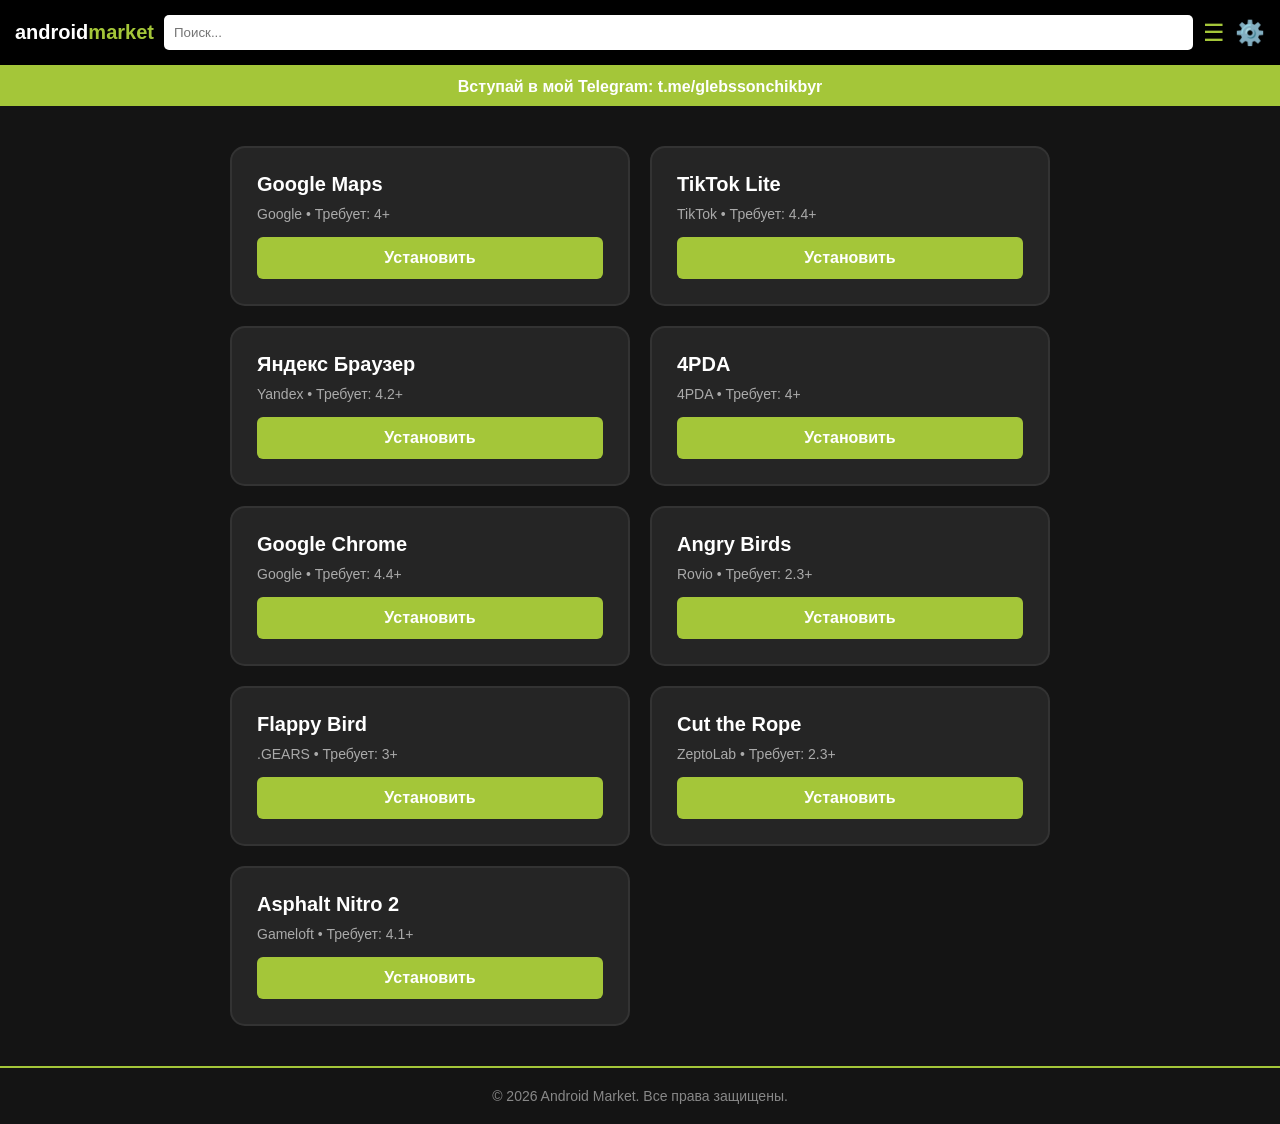
<file: gemini-code-1783323900929.html>
<!DOCTYPE html>
<html lang="ru" data-theme="gingerbread">
<head>
    <meta charset="UTF-8">
    <meta name="viewport" content="width=device-width, initial-scale=1.0">
    <title>Android Market v1.9 (PWA Final)</title>
    <!-- Мета для PWA -->
    <meta name="mobile-web-app-capable" content="yes">
    <meta name="apple-mobile-web-app-capable" content="yes">
    <style>
        :root { --market-bg: #141414; --android-green: #a4c639; --text-main: #ffffff; --card-bg: #252525; --card-border: #333333; --h-text: #ffffff; }
        [data-theme="holo"] { --market-bg: #e2e2e2; --android-green: #0099cc; --text-main: #222222; --card-bg: #ffffff; --card-border: #c5c5c5; --h-text: #ffffff; }
        body { font-family: sans-serif; background-color: var(--market-bg); color: var(--text-main); margin: 0; display: flex; flex-direction: column; min-height: 100vh; }
        
        header { position: sticky; top: 0; background: #000; padding: 15px; border-bottom: 3px solid var(--android-green); display: flex; align-items: center; gap: 10px; z-index: 1000; }
        header h1 { color: var(--h-text); margin: 0; font-size: 20px; cursor: pointer; }
        
        .banner { background: var(--android-green); color: white; padding: 10px; text-align: center; cursor: pointer; font-weight: bold; }
        
        .market-container { max-width: 900px; margin: auto; padding: 20px; flex: 1; width: 100%; box-sizing: border-box; }
        .grid { display: grid; grid-template-columns: repeat(auto-fill, minmax(280px, 1fr)); gap: 20px; }
        .card { background: var(--card-bg); border: 2px solid var(--card-border); padding: 25px; border-radius: 15px; transition: 0.3s; }
        .card:hover { border-color: var(--android-green); box-shadow: 0 0 15px var(--android-green); }
        
        .page { display: none; padding: 20px; }
        textarea { width: 100%; height: 200px; background: #fff; color: #000; font-family: monospace; }
        .menu-btn { cursor: pointer; font-size: 24px; color: var(--android-green); margin-left: auto; }
        .dropdown { display: none; position: absolute; right: 10px; top: 60px; background: #333; border: 1px solid #555; padding: 10px; z-index: 100; width: 180px; }
        .download-btn { background: var(--android-green); padding: 12px; text-decoration: none; color: #fff; border-radius: 6px; display: block; text-align: center; margin-top: 15px; font-weight: bold; }
        button { padding: 12px 25px; background: var(--android-green); border: none; cursor: pointer; color: white; font-weight: bold; border-radius: 5px; }
        footer { text-align: center; padding: 20px; font-size: 14px; color: #888; border-top: 2px solid var(--android-green); }
    </style>
</head>
<body>

<header>
    <h1 onclick="showPage('main')">android<span style="color:var(--android-green)">market</span></h1>
    <input type="text" id="search" placeholder="Поиск..." onkeyup="renderApps()" style="padding: 10px; flex-grow: 1; border-radius: 5px; border: none;">
    <span class="menu-btn" onclick="toggleDropdown()">☰</span>
    <span class="menu-btn" onclick="showPage('settings')">⚙️</span>
</header>

<div class="banner" onclick="window.open('https://t.me/glebssonchikbyr', '_blank')">Вступай в мой Telegram: t.me/glebssonchikbyr</div>

<div id="dropdown-menu" class="dropdown">
    <div onclick="filterCat('Все')">📦 Все</div>
    <div onclick="filterCat('Приложения')">📱 Приложения</div>
    <div onclick="filterCat('Игры')">🎮 Игры</div>
    <div onclick="filterCat('Симуляторы')">🚗 Симуляторы</div>
    <div onclick="filterCat('Соцсети')">💬 Соцсети</div>
    <div onclick="filterCat('Эмуляторы')">🕹️ Эмуляторы</div>
</div>

<main class="market-container">
    <div id="main-page" class="page" style="display:block;"><div id="dynamic-list" class="grid"></div></div>
    
    <div id="settings-page" class="page">
        <h2>Настройки</h2>
        <div class="card" onclick="changeTheme('gingerbread')">Тема: Gingerbread</div>
        <div class="card" onclick="changeTheme('holo')">Тема: Holo UI</div>
        <div class="card" onclick="showPage('rules')">Правила безопасности</div>
        <div class="card" onclick="showPage('about')">О версии</div>
        <div class="card" onclick="showPage('code')">Открытое ПО</div>
        <button onclick="showPage('main')">Назад</button>
    </div>

    <div id="rules-page" class="page"><h2>Безопасность</h2><p>Устанавливайте приложения на свой страх и риск.</p><button onclick="showPage('settings')">Назад</button></div>
    <div id="about-page" class="page"><h2>О версии</h2><p>Версия: 1.9 (Final PWA)</p><p>Разработчик: <b>Глеб</b></p><p>Помощники: Ваня, Артем, Рома.</p><button onclick="showPage('settings')">Назад</button></div>
    <div id="code-page" class="page">
        <h2>Открытое ПО</h2>
        <textarea id="code-area" readonly></textarea><br><br>
        <button onclick="showPage('settings')">Назад</button>
    </div>
</main>

<footer>© 2026 Android Market. Все права защищены.</footer>

<script>
    const ALL_APPS = [
        { title: "Google Maps", dev: "Google", cat: "Приложения", req: 4.0, url: "https://drive.google.com/file/d/1Kd1TBHa99l7_qcjZ8r7yUS5BLGrMee9f/view?usp=sharing" },
        { title: "TikTok Lite", dev: "TikTok", cat: "Соцсети", req: 4.4, url: "https://drive.google.com/file/d/1XJTvFZJc_Q0Pukd85mcRhoFJrc2Zburt/view?usp=sharing" },
        { title: "Яндекс Браузер", dev: "Yandex", cat: "Приложения", req: 4.2, url: "https://drive.google.com/file/d/1jPII-bNMfvXlDwW8LzRc-NuXacAGACYZ/view?usp=sharing" },
        { title: "4PDA", dev: "4PDA", cat: "Приложения", req: 4.0, url: "https://drive.google.com/file/d/1XYzEi9nApeC0yX0EQjhyO4M7IrTgG1Mi/view?usp=drive_link" },
        { title: "Google Chrome", dev: "Google", cat: "Приложения", req: 4.4, url: "https://drive.google.com/file/d/1E42luN1WOazdl16Ly_0v73N9mnpX74DR/view?usp=drive_link" },
        { title: "Angry Birds", dev: "Rovio", cat: "Игры", req: 2.3, url: "https://drive.google.com/file/d/1WcSLLHGT5cs_0bp_jihQV1ZCNUyE-bUH/view?usp=drive_link" },
        { title: "Flappy Bird", dev: ".GEARS", cat: "Игры", req: 3.0, url: "https://drive.google.com/file/d/1cBtzO4ftRV_rIClrcigeymCYdexTN-YE/view?usp=sharing" },
        { title: "Cut the Rope", dev: "ZeptoLab", cat: "Игры", req: 2.3, url: "https://drive.google.com/file/d/1gtLPyqrvUyQiCI5StPWb2UlB29ZP71Kw/view?usp=sharing" },
        { title: "Asphalt Nitro 2", dev: "Gameloft", cat: "Симуляторы", req: 4.1, url: "https://drive.google.com/file/d/1v0W2XWGqTt-LNDZfe7YuTGUQ8dhPjtDZ/view?usp=sharing" }
    ];

    let currentCat = 'Все';

    function renderApps() {
        const list = document.getElementById('dynamic-list');
        const query = document.getElementById('search').value.toLowerCase();
        list.innerHTML = "";
        ALL_APPS.filter(a => (currentCat === 'Все' || a.cat === currentCat) && a.title.toLowerCase().includes(query)).forEach(app => {
            list.innerHTML += `<div class="card">
                <div style="font-weight:bold; font-size:20px">${app.title}</div>
                <div style="font-size:14px; color:#aaa; margin: 10px 0;">${app.dev} • Требует: ${app.req}+</div>
                <a href="${app.url}" class="download-btn" target="_blank">Установить</a>
            </div>`;
        });
    }

    function toggleDropdown() { const d = document.getElementById('dropdown-menu'); d.style.display = (d.style.display === 'block') ? 'none' : 'block'; }
    function filterCat(cat) { currentCat = cat; toggleDropdown(); renderApps(); }
    function showPage(id) { 
        document.querySelectorAll('.page').forEach(p => p.style.display = 'none'); 
        document.getElementById(id + '-page').style.display = 'block';
        if(id === 'code') document.getElementById('code-area').value = document.documentElement.outerHTML;
    }
    function changeTheme(t) { document.documentElement.setAttribute('data-theme', t); }

    renderApps();
</script>
</body>
</html>
</file>
